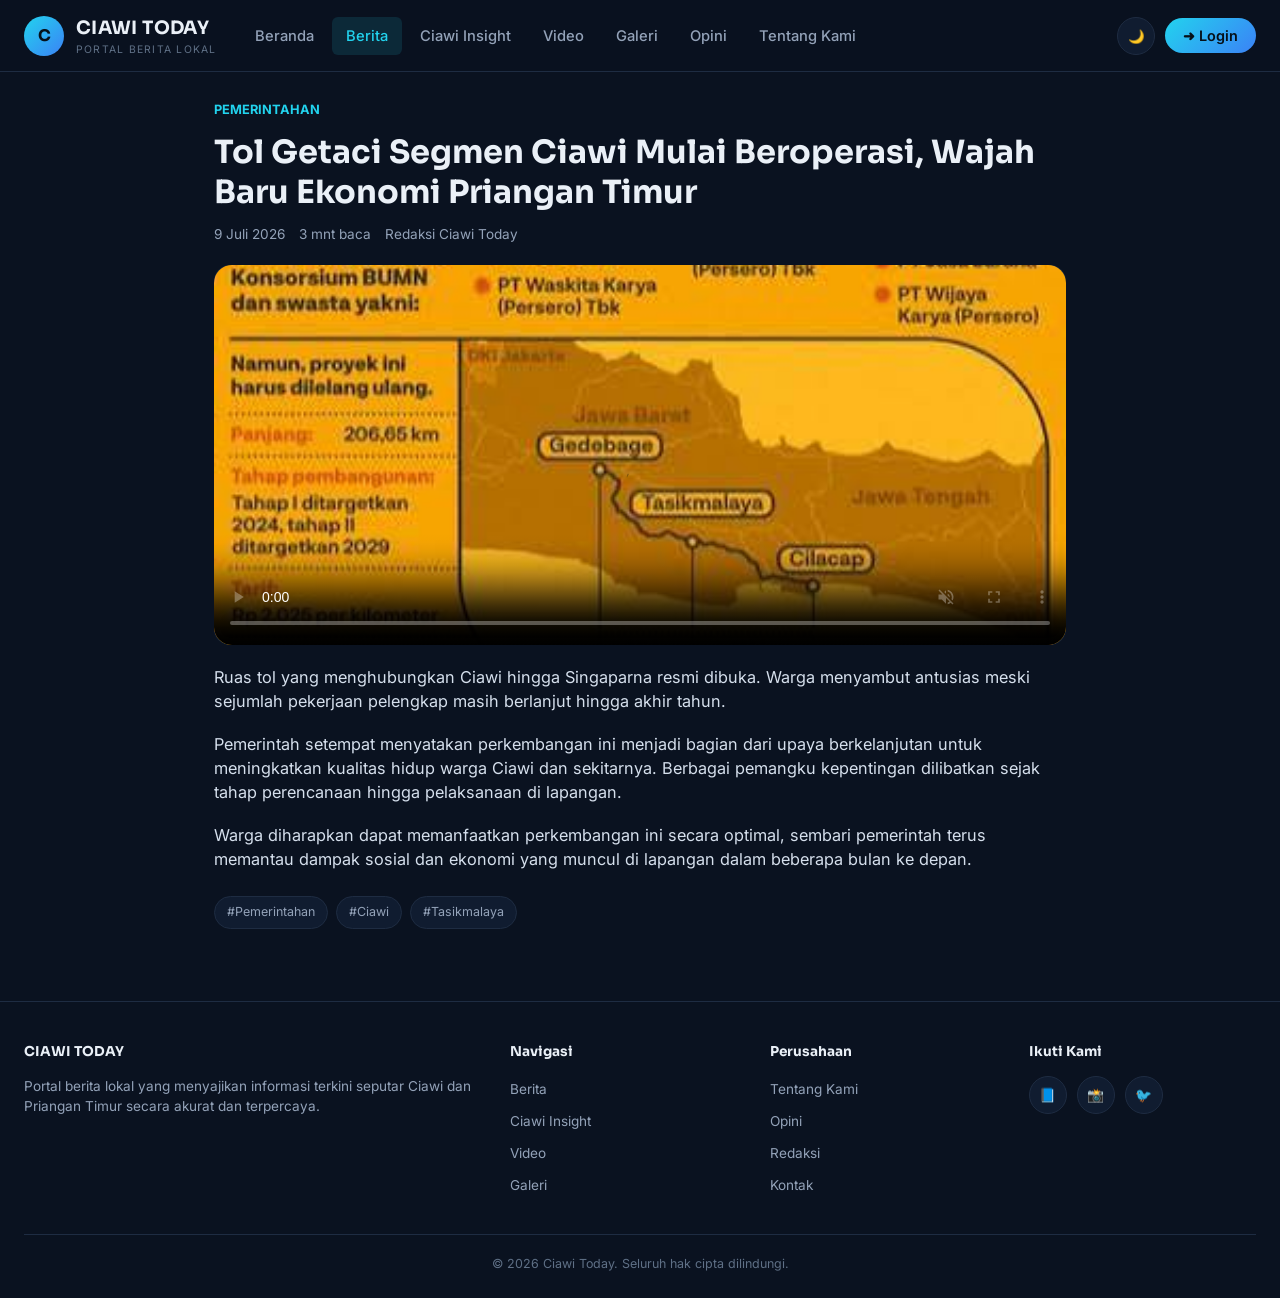
<file: detail-berita.html>
<!DOCTYPE html>
<html lang="id">
<head>
<meta charset="UTF-8">
<meta name="viewport" content="width=device-width, initial-scale=1.0">
<title>Detail Berita — Ciawi Today</title>
<link rel="preconnect" href="https://fonts.googleapis.com">
<link href="https://fonts.googleapis.com/css2?family=Sora:wght@600;700&family=Inter:wght@400;500;600&display=swap" rel="stylesheet">
<link rel="stylesheet" href="style.css">
</head>
<body>

<header class="navbar">
  <div class="navbar-inner">
    <a href="index.html" class="brand">
      <div class="brand-mark">C</div>
      <div class="brand-text">
        <div class="brand-title">CIAWI TODAY</div>
        <div class="brand-sub">PORTAL BERITA LOKAL</div>
      </div>
    </a>
    <nav class="nav-links">
      <a href="index.html">Beranda</a>
      <a href="berita.html" class="active">Berita</a>
      <a href="insight.html">Ciawi Insight</a>
      <a href="video.html">Video</a>
      <a href="galeri.html">Galeri</a>
      <a href="opini.html">Opini</a>
      <a href="tentang.html">Tentang Kami</a>
    </nav>
    <div class="nav-actions">
      <button class="icon-btn" data-theme-toggle aria-label="Ganti tema">🌙</button>
      <button class="btn-login">➜ Login</button>
      <button class="nav-toggle" data-nav-toggle aria-label="Menu">☰</button>
    </div>
  </div>
</header>

<div class="page-layout single-col">
  <main data-article>
    <article class="article-header">
      <span class="cat" data-a-cat>Kategori</span>
      <h1 data-a-title>Memuat judul berita...</h1>
      <div class="meta">
        <span data-a-date>—</span>
        <span data-a-read>—</span>
        <span>Redaksi Ciawi Today</span>
      </div>
    </article>

    <div class="article-cover" data-a-cover></div>

    <div class="article-body" data-a-body></div>

    <div class="tag-row" data-a-tags></div>
  </main>
</div>

<footer class="footer">
  <div class="footer-inner">
    <div class="footer-col">
      <h4>CIAWI TODAY</h4>
      <p>Portal berita lokal yang menyajikan informasi terkini seputar Ciawi dan Priangan Timur secara akurat dan terpercaya.</p>
    </div>
    <div class="footer-col">
      <h4>Navigasi</h4>
      <ul>
        <li><a href="berita.html">Berita</a></li>
        <li><a href="insight.html">Ciawi Insight</a></li>
        <li><a href="video.html">Video</a></li>
        <li><a href="galeri.html">Galeri</a></li>
      </ul>
    </div>
    <div class="footer-col">
      <h4>Perusahaan</h4>
      <ul>
        <li><a href="tentang.html">Tentang Kami</a></li>
        <li><a href="opini.html">Opini</a></li>
        <li><a href="#">Redaksi</a></li>
        <li><a href="#">Kontak</a></li>
      </ul>
    </div>
    <div class="footer-col">
      <h4>Ikuti Kami</h4>
      <div class="social-row">
        <a href="#" class="icon-btn">📘</a>
        <a href="#" class="icon-btn">📸</a>
        <a href="#" class="icon-btn">🐦</a>
      </div>
    </div>
  </div>
  <div class="footer-bottom">© 2026 Ciawi Today. Seluruh hak cipta dilindungi.</div>
</footer>

<script src="script.js"></script>
</body>
</html>
</file>
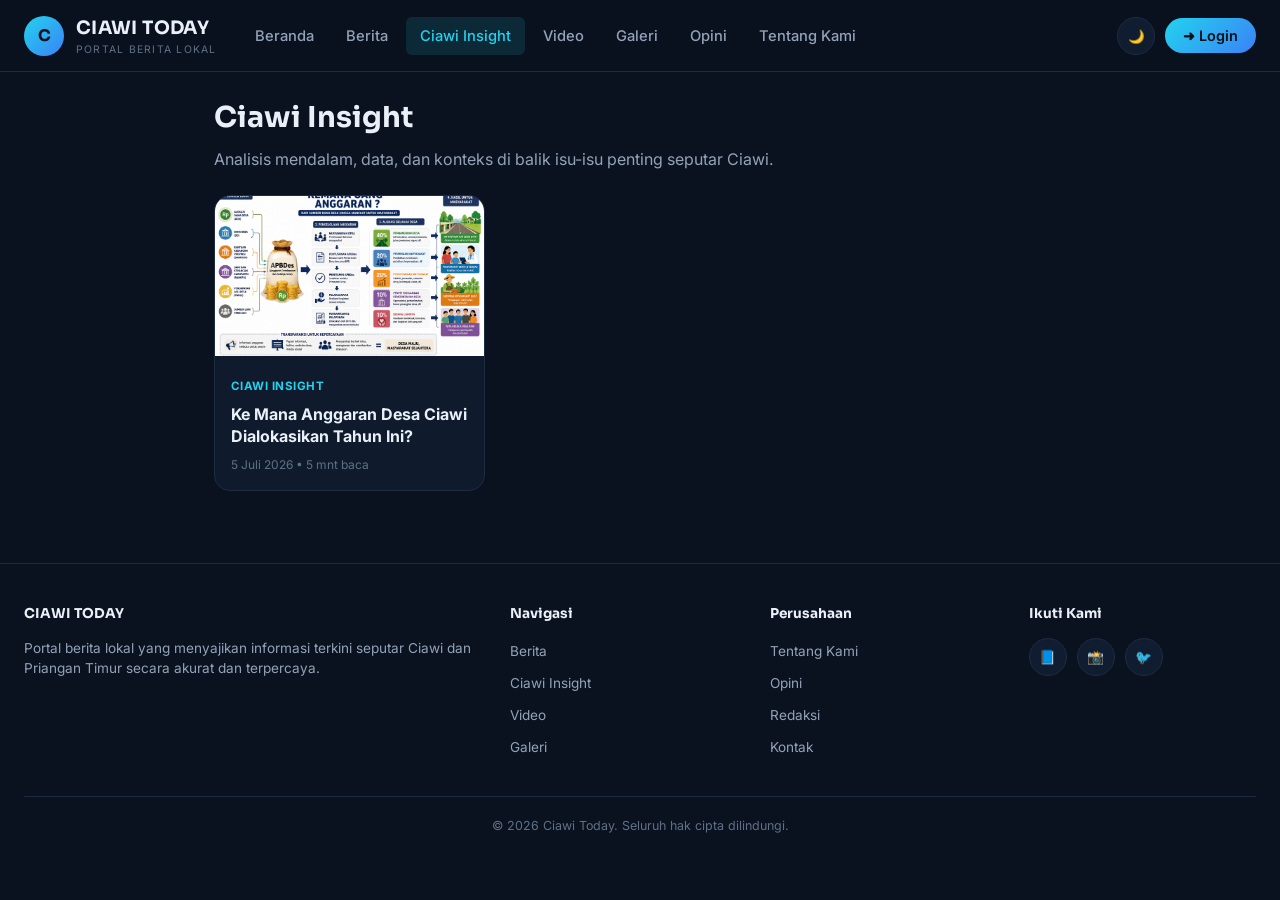
<file: insight.html>
<!DOCTYPE html>
<html lang="id">
<head>
<meta charset="UTF-8">
<meta name="viewport" content="width=device-width, initial-scale=1.0">
<title>Ciawi Insight — Ciawi Today</title>
<link rel="preconnect" href="https://fonts.googleapis.com">
<link href="https://fonts.googleapis.com/css2?family=Sora:wght@600;700&family=Inter:wght@400;500;600&display=swap" rel="stylesheet">
<link rel="stylesheet" href="style.css">
</head>
<body>

<header class="navbar">
  <div class="navbar-inner">
    <a href="index.html" class="brand">
      <div class="brand-mark">C</div>
      <div class="brand-text">
        <div class="brand-title">CIAWI TODAY</div>
        <div class="brand-sub">PORTAL BERITA LOKAL</div>
      </div>
    </a>
    <nav class="nav-links">
      <a href="index.html">Beranda</a>
      <a href="berita.html">Berita</a>
      <a href="insight.html" class="active">Ciawi Insight</a>
      <a href="video.html">Video</a>
      <a href="galeri.html">Galeri</a>
      <a href="opini.html">Opini</a>
      <a href="tentang.html">Tentang Kami</a>
    </nav>
    <div class="nav-actions">
      <button class="icon-btn" data-theme-toggle aria-label="Ganti tema">🌙</button>
      <button class="btn-login">➜ Login</button>
      <button class="nav-toggle" data-nav-toggle aria-label="Menu">☰</button>
    </div>
  </div>
</header>

<div class="page-layout single-col">
  <main>
    <h1 style="font-family:var(--font-display); font-size:1.8rem; margin-bottom:8px;">Ciawi Insight</h1>
    <p style="color:var(--text-muted); margin-bottom:24px;">Analisis mendalam, data, dan konteks di balik isu-isu penting seputar Ciawi.</p>
    <div class="news-grid" data-news-grid data-category="Ciawi Insight" data-limit="12"></div>
  </main>
</div>

<footer class="footer">
  <div class="footer-inner">
    <div class="footer-col">
      <h4>CIAWI TODAY</h4>
      <p>Portal berita lokal yang menyajikan informasi terkini seputar Ciawi dan Priangan Timur secara akurat dan terpercaya.</p>
    </div>
    <div class="footer-col">
      <h4>Navigasi</h4>
      <ul>
        <li><a href="berita.html">Berita</a></li>
        <li><a href="insight.html">Ciawi Insight</a></li>
        <li><a href="video.html">Video</a></li>
        <li><a href="galeri.html">Galeri</a></li>
      </ul>
    </div>
    <div class="footer-col">
      <h4>Perusahaan</h4>
      <ul>
        <li><a href="tentang.html">Tentang Kami</a></li>
        <li><a href="opini.html">Opini</a></li>
        <li><a href="#">Redaksi</a></li>
        <li><a href="#">Kontak</a></li>
      </ul>
    </div>
    <div class="footer-col">
      <h4>Ikuti Kami</h4>
      <div class="social-row">
        <a href="#" class="icon-btn">📘</a>
        <a href="#" class="icon-btn">📸</a>
        <a href="#" class="icon-btn">🐦</a>
      </div>
    </div>
  </div>
  <div class="footer-bottom">© 2026 Ciawi Today. Seluruh hak cipta dilindungi.</div>
</footer>

<script src="script.js"></script>
</body>
</html>
</file>
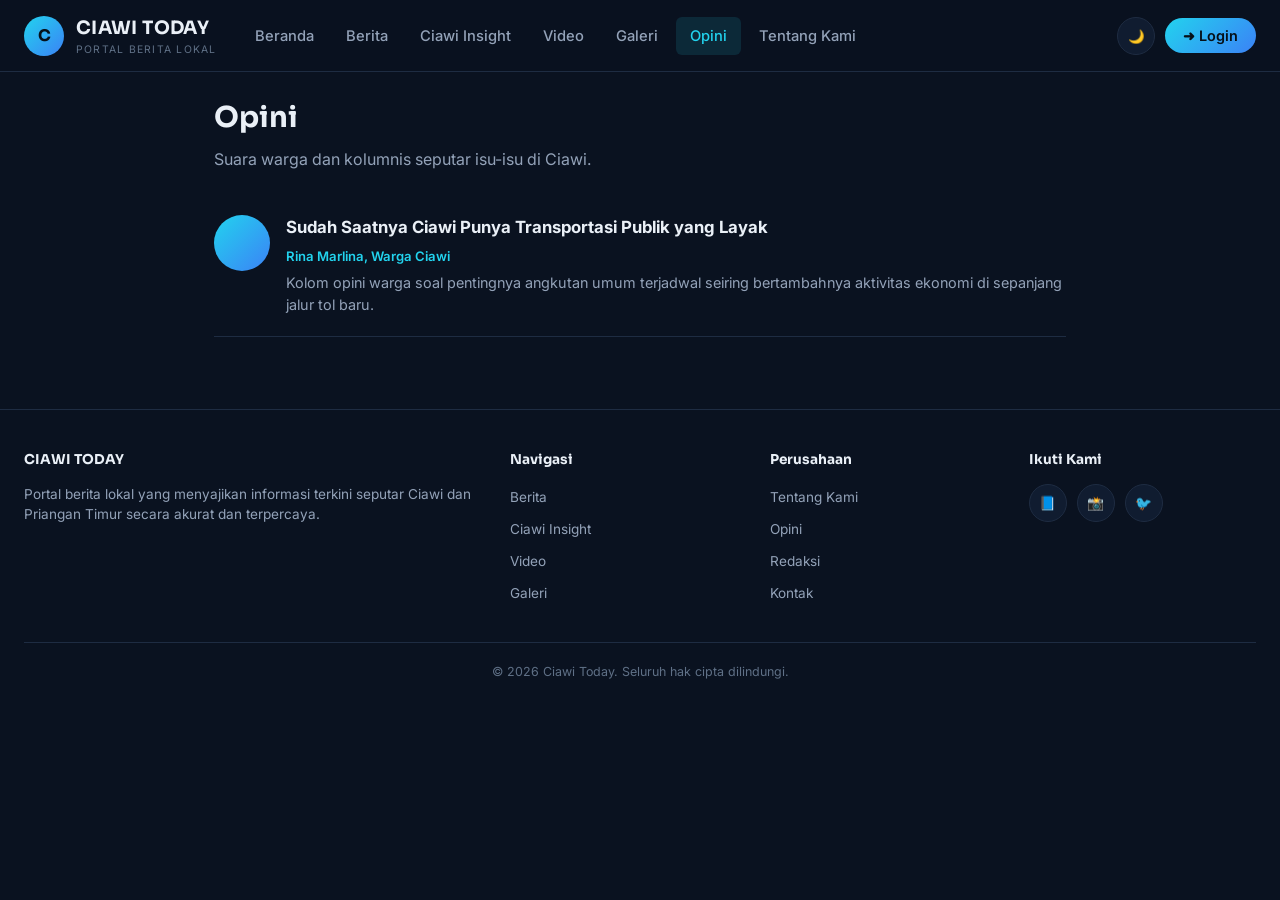
<file: opini.html>
<!DOCTYPE html>
<html lang="id">
<head>
<meta charset="UTF-8">
<meta name="viewport" content="width=device-width, initial-scale=1.0">
<title>Opini — Ciawi Today</title>
<link rel="preconnect" href="https://fonts.googleapis.com">
<link href="https://fonts.googleapis.com/css2?family=Sora:wght@600;700&family=Inter:wght@400;500;600&display=swap" rel="stylesheet">
<link rel="stylesheet" href="style.css">
</head>
<body>

<header class="navbar">
  <div class="navbar-inner">
    <a href="index.html" class="brand">
      <div class="brand-mark">C</div>
      <div class="brand-text">
        <div class="brand-title">CIAWI TODAY</div>
        <div class="brand-sub">PORTAL BERITA LOKAL</div>
      </div>
    </a>
    <nav class="nav-links">
      <a href="index.html">Beranda</a>
      <a href="berita.html">Berita</a>
      <a href="insight.html">Ciawi Insight</a>
      <a href="video.html">Video</a>
      <a href="galeri.html">Galeri</a>
      <a href="opini.html" class="active">Opini</a>
      <a href="tentang.html">Tentang Kami</a>
    </nav>
    <div class="nav-actions">
      <button class="icon-btn" data-theme-toggle aria-label="Ganti tema">🌙</button>
      <button class="btn-login">➜ Login</button>
      <button class="nav-toggle" data-nav-toggle aria-label="Menu">☰</button>
    </div>
  </div>
</header>

<div class="page-layout single-col">
  <main>
    <h1 style="font-family:var(--font-display); font-size:1.8rem; margin-bottom:8px;">Opini</h1>
    <p style="color:var(--text-muted); margin-bottom:24px;">Suara warga dan kolumnis seputar isu-isu di Ciawi.</p>
    <div data-opini-list></div>
  </main>
</div>

<footer class="footer">
  <div class="footer-inner">
    <div class="footer-col">
      <h4>CIAWI TODAY</h4>
      <p>Portal berita lokal yang menyajikan informasi terkini seputar Ciawi dan Priangan Timur secara akurat dan terpercaya.</p>
    </div>
    <div class="footer-col">
      <h4>Navigasi</h4>
      <ul>
        <li><a href="berita.html">Berita</a></li>
        <li><a href="insight.html">Ciawi Insight</a></li>
        <li><a href="video.html">Video</a></li>
        <li><a href="galeri.html">Galeri</a></li>
      </ul>
    </div>
    <div class="footer-col">
      <h4>Perusahaan</h4>
      <ul>
        <li><a href="tentang.html">Tentang Kami</a></li>
        <li><a href="opini.html">Opini</a></li>
        <li><a href="#">Redaksi</a></li>
        <li><a href="#">Kontak</a></li>
      </ul>
    </div>
    <div class="footer-col">
      <h4>Ikuti Kami</h4>
      <div class="social-row">
        <a href="#" class="icon-btn">📘</a>
        <a href="#" class="icon-btn">📸</a>
        <a href="#" class="icon-btn">🐦</a>
      </div>
    </div>
  </div>
  <div class="footer-bottom">© 2026 Ciawi Today. Seluruh hak cipta dilindungi.</div>
</footer>

<script src="script.js"></script>
</body>
</html>
</file>
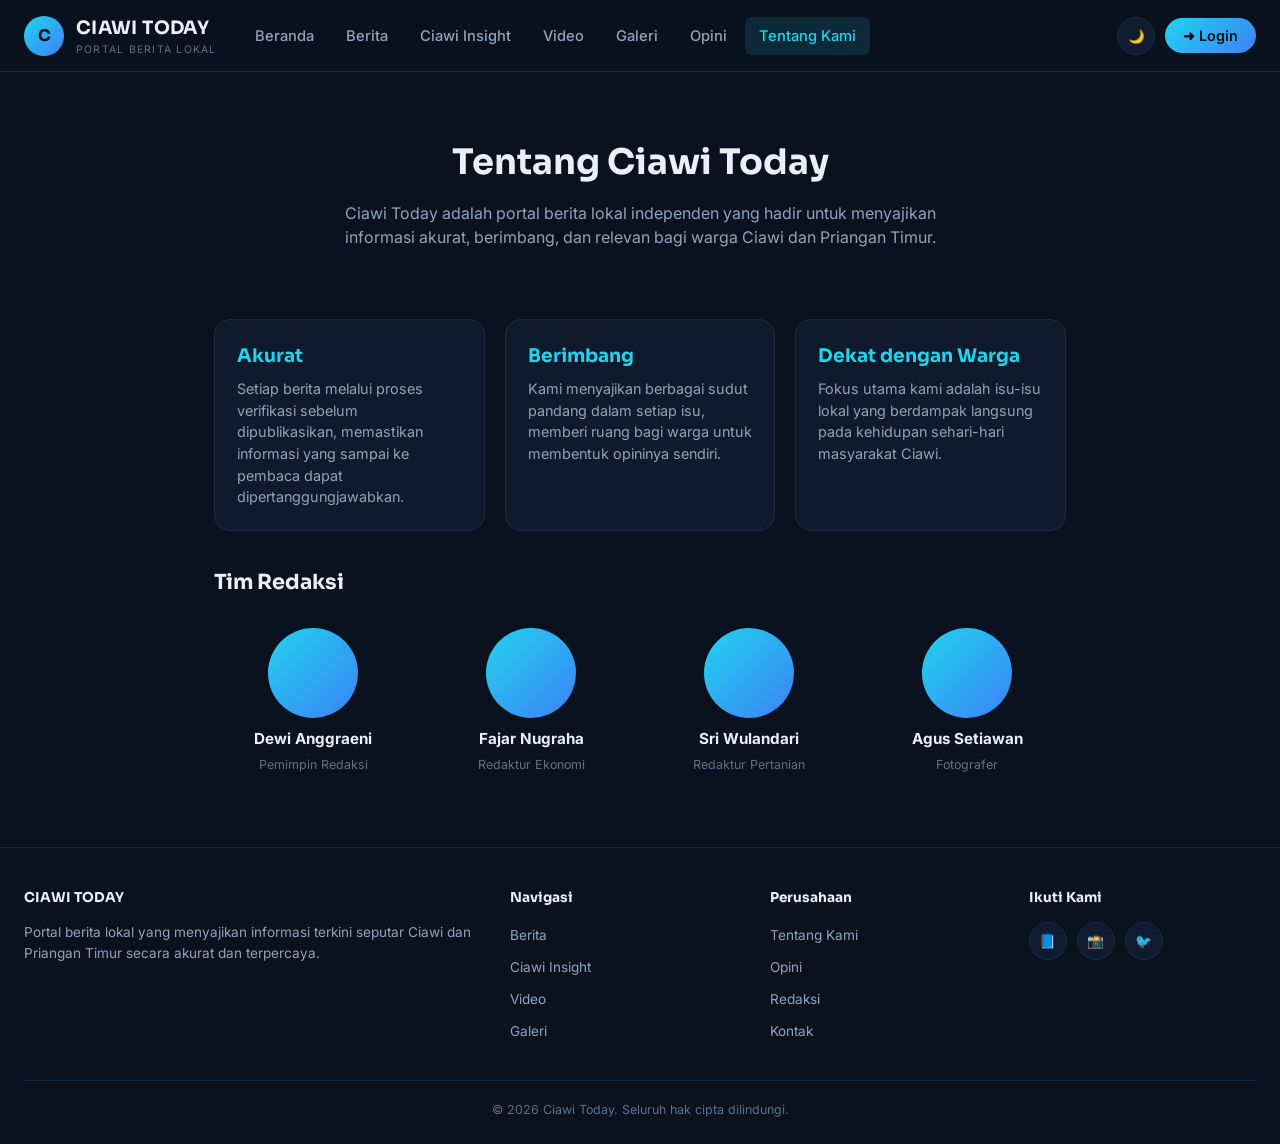
<file: tentang.html>
<!DOCTYPE html>
<html lang="id">
<head>
<meta charset="UTF-8">
<meta name="viewport" content="width=device-width, initial-scale=1.0">
<title>Tentang Kami — Ciawi Today</title>
<link rel="preconnect" href="https://fonts.googleapis.com">
<link href="https://fonts.googleapis.com/css2?family=Sora:wght@600;700&family=Inter:wght@400;500;600&display=swap" rel="stylesheet">
<link rel="stylesheet" href="style.css">
</head>
<body>

<header class="navbar">
  <div class="navbar-inner">
    <a href="index.html" class="brand">
      <div class="brand-mark">C</div>
      <div class="brand-text">
        <div class="brand-title">CIAWI TODAY</div>
        <div class="brand-sub">PORTAL BERITA LOKAL</div>
      </div>
    </a>
    <nav class="nav-links">
      <a href="index.html">Beranda</a>
      <a href="berita.html">Berita</a>
      <a href="insight.html">Ciawi Insight</a>
      <a href="video.html">Video</a>
      <a href="galeri.html">Galeri</a>
      <a href="opini.html">Opini</a>
      <a href="tentang.html" class="active">Tentang Kami</a>
    </nav>
    <div class="nav-actions">
      <button class="icon-btn" data-theme-toggle aria-label="Ganti tema">🌙</button>
      <button class="btn-login">➜ Login</button>
      <button class="nav-toggle" data-nav-toggle aria-label="Menu">☰</button>
    </div>
  </div>
</header>

<div class="page-layout single-col">
  <main>
    <div class="about-hero">
      <h1>Tentang Ciawi Today</h1>
      <p>Ciawi Today adalah portal berita lokal independen yang hadir untuk menyajikan informasi akurat, berimbang, dan relevan bagi warga Ciawi dan Priangan Timur.</p>
    </div>

    <div class="value-grid">
      <div class="value-card">
        <h3>Akurat</h3>
        <p>Setiap berita melalui proses verifikasi sebelum dipublikasikan, memastikan informasi yang sampai ke pembaca dapat dipertanggungjawabkan.</p>
      </div>
      <div class="value-card">
        <h3>Berimbang</h3>
        <p>Kami menyajikan berbagai sudut pandang dalam setiap isu, memberi ruang bagi warga untuk membentuk opininya sendiri.</p>
      </div>
      <div class="value-card">
        <h3>Dekat dengan Warga</h3>
        <p>Fokus utama kami adalah isu-isu lokal yang berdampak langsung pada kehidupan sehari-hari masyarakat Ciawi.</p>
      </div>
    </div>

    <div class="section-heading">
      <h2>Tim Redaksi</h2>
    </div>
    <div class="team-grid">
      <div class="team-card"><div class="avatar"></div><h4>Dewi Anggraeni</h4><span>Pemimpin Redaksi</span></div>
      <div class="team-card"><div class="avatar"></div><h4>Fajar Nugraha</h4><span>Redaktur Ekonomi</span></div>
      <div class="team-card"><div class="avatar"></div><h4>Sri Wulandari</h4><span>Redaktur Pertanian</span></div>
      <div class="team-card"><div class="avatar"></div><h4>Agus Setiawan</h4><span>Fotografer</span></div>
    </div>
  </main>
</div>

<footer class="footer">
  <div class="footer-inner">
    <div class="footer-col">
      <h4>CIAWI TODAY</h4>
      <p>Portal berita lokal yang menyajikan informasi terkini seputar Ciawi dan Priangan Timur secara akurat dan terpercaya.</p>
    </div>
    <div class="footer-col">
      <h4>Navigasi</h4>
      <ul>
        <li><a href="berita.html">Berita</a></li>
        <li><a href="insight.html">Ciawi Insight</a></li>
        <li><a href="video.html">Video</a></li>
        <li><a href="galeri.html">Galeri</a></li>
      </ul>
    </div>
    <div class="footer-col">
      <h4>Perusahaan</h4>
      <ul>
        <li><a href="tentang.html">Tentang Kami</a></li>
        <li><a href="opini.html">Opini</a></li>
        <li><a href="#">Redaksi</a></li>
        <li><a href="#">Kontak</a></li>
      </ul>
    </div>
    <div class="footer-col">
      <h4>Ikuti Kami</h4>
      <div class="social-row">
        <a href="#" class="icon-btn">📘</a>
        <a href="#" class="icon-btn">📸</a>
        <a href="#" class="icon-btn">🐦</a>
      </div>
    </div>
  </div>
  <div class="footer-bottom">© 2026 Ciawi Today. Seluruh hak cipta dilindungi.</div>
</footer>

<script src="script.js"></script>
</body>
</html>
</file>
<file: style.css>
/* ==========================================================================
   CIAWI TODAY — Portal Berita Lokal
   style.css — stylesheet utama
   ========================================================================== */

:root {
  --bg: #0a1220;
  --bg-elevated: #101c30;
  --bg-card: #0f1b2d;
  --border: #1e2c42;
  --text: #eaf0f7;
  --text-muted: #93a2b8;
  --text-dim: #5f7086;
  --accent: #22d3ee;
  --accent-2: #3b82f6;
  --accent-soft: rgba(34, 211, 238, 0.12);
  --gradient-hero: linear-gradient(180deg, rgba(10,18,32,0.15) 0%, rgba(10,18,32,0.85) 75%, #0a1220 100%);
  --radius-lg: 16px;
  --radius-md: 10px;
  --radius-sm: 6px;
  --font-display: 'Sora', 'Segoe UI', sans-serif;
  --font-body: 'Inter', 'Segoe UI', sans-serif;
  --shadow-card: 0 8px 24px rgba(0,0,0,0.35);
}

* { box-sizing: border-box; margin: 0; padding: 0; }

html { scroll-behavior: smooth; }

body {
  background: var(--bg);
  color: var(--text);
  font-family: var(--font-body);
  line-height: 1.5;
  min-height: 100vh;
}

img { max-width: 100%; display: block; }
a { color: inherit; text-decoration: none; }
ul { list-style: none; }
button { font-family: inherit; cursor: pointer; }

.container {
  max-width: 1320px;
  margin: 0 auto;
  padding: 0 24px;
}

/* ---------- Topbar / Navbar ---------- */
.navbar {
  position: sticky;
  top: 0;
  z-index: 100;
  background: rgba(10, 18, 32, 0.92);
  backdrop-filter: blur(10px);
  border-bottom: 1px solid var(--border);
}

.navbar-inner {
  display: flex;
  align-items: center;
  justify-content: space-between;
  gap: 24px;
  padding: 14px 24px;
  max-width: 1320px;
  margin: 0 auto;
}

.brand {
  display: flex;
  align-items: center;
  gap: 12px;
}

.brand-mark {
  width: 40px;
  height: 40px;
  border-radius: 50%;
  background: linear-gradient(135deg, var(--accent), var(--accent-2));
  display: flex;
  align-items: center;
  justify-content: center;
  font-family: var(--font-display);
  font-weight: 700;
  color: #061018;
  flex-shrink: 0;
}

.brand-text .brand-title {
  font-family: var(--font-display);
  font-weight: 700;
  font-size: 1.15rem;
  letter-spacing: 0.02em;
}

.brand-text .brand-sub {
  font-size: 0.65rem;
  color: var(--text-dim);
  letter-spacing: 0.12em;
}

.nav-links {
  display: flex;
  align-items: center;
  gap: 4px;
  flex: 1;
}

.nav-links a {
  padding: 8px 14px;
  border-radius: var(--radius-sm);
  color: var(--text-muted);
  font-size: 0.92rem;
  font-weight: 500;
  transition: color 0.15s, background 0.15s;
  position: relative;
}

.nav-links a:hover { color: var(--text); background: var(--bg-elevated); }

.nav-links a.active {
  color: var(--accent);
  background: var(--accent-soft);
}

.nav-actions { display: flex; align-items: center; gap: 10px; }

.icon-btn {
  width: 38px;
  height: 38px;
  border-radius: 50%;
  border: 1px solid var(--border);
  background: var(--bg-elevated);
  color: var(--text-muted);
  display: flex;
  align-items: center;
  justify-content: center;
  transition: border-color 0.15s, color 0.15s;
}

.icon-btn:hover { color: var(--accent); border-color: var(--accent); }

.btn-login {
  display: inline-flex;
  align-items: center;
  gap: 6px;
  background: linear-gradient(135deg, var(--accent), var(--accent-2));
  color: #061018;
  font-weight: 600;
  font-size: 0.9rem;
  padding: 9px 18px;
  border-radius: 999px;
  border: none;
}

.nav-toggle {
  display: none;
  background: none;
  border: none;
  color: var(--text);
  font-size: 1.4rem;
}

/* ---------- Layout: main grid ---------- */
.page-layout {
  display: grid;
  grid-template-columns: 260px 1fr 320px;
  gap: 24px;
  padding: 24px;
  max-width: 1320px;
  margin: 0 auto;
  align-items: start;
}

.page-layout.no-sidebar-left { grid-template-columns: 1fr 320px; }
.page-layout.single-col { grid-template-columns: 1fr; max-width: 900px; }

/* ---------- Left Sidebar ---------- */
.side-panel {
  background: var(--bg-card);
  border: 1px solid var(--border);
  border-radius: var(--radius-lg);
  padding: 18px;
}

.side-panel + .side-panel { margin-top: 20px; }

.side-panel h3 {
  font-family: var(--font-display);
  font-size: 0.72rem;
  letter-spacing: 0.14em;
  color: var(--text-dim);
  margin-bottom: 14px;
  text-transform: uppercase;
}

.menu-list a {
  display: flex;
  align-items: center;
  gap: 10px;
  padding: 10px 12px;
  border-radius: var(--radius-sm);
  color: var(--text-muted);
  font-size: 0.94rem;
  margin-bottom: 2px;
}

.menu-list a:hover { background: var(--bg-elevated); color: var(--text); }
.menu-list a.active { background: var(--accent-soft); color: var(--accent); font-weight: 600; }
.menu-list .dot { width: 6px; height: 6px; border-radius: 50%; background: var(--accent); margin-left: auto; }

.weather-widget .loc {
  display: flex; align-items: center; gap: 6px;
  color: var(--text-muted); font-size: 0.85rem; margin-bottom: 10px;
}

.weather-main { display: flex; align-items: center; gap: 12px; }
.weather-main .temp { font-family: var(--font-display); font-size: 2.4rem; font-weight: 700; }
.weather-main .cond { font-size: 0.85rem; color: var(--text-muted); }
.weather-detail { display: flex; gap: 16px; margin-top: 10px; font-size: 0.78rem; color: var(--text-dim); }

.social-row { display: flex; gap: 10px; }

/* ---------- Hero / headline ---------- */
.hero {
  position: relative;
  border-radius: var(--radius-lg);
  overflow: hidden;
  min-height: 480px;
  display: flex;
  align-items: flex-end;
  background: linear-gradient(135deg, #0d2440 0%, #071322 60%);
  border: 1px solid var(--border);
}

.hero-bg {
  position: absolute;
  inset: 0;
  background-size: cover;
  background-position: center;
  opacity: 0.55;
}

.hero::after {
  content: "";
  position: absolute;
  inset: 0;
  background: var(--gradient-hero);
}

.hero-content {
  position: relative;
  z-index: 2;
  padding: 32px 36px;
  max-width: 720px;
}

.badge-row { display: flex; align-items: center; gap: 10px; margin-bottom: 16px; }

.badge-headline {
  background: var(--accent);
  color: #061018;
  font-weight: 700;
  font-size: 0.72rem;
  letter-spacing: 0.08em;
  padding: 5px 12px;
  border-radius: 4px;
}

.meta-inline { color: var(--text-muted); font-size: 0.82rem; }

.hero-title {
  font-family: var(--font-display);
  font-size: 2.6rem;
  font-weight: 700;
  line-height: 1.15;
  margin-bottom: 16px;
}

.hero-title .highlight { color: var(--accent); }

.hero-desc {
  color: var(--text-muted);
  font-size: 1rem;
  max-width: 600px;
  margin-bottom: 22px;
}

.hero-actions { display: flex; gap: 12px; }

.btn-primary {
  background: linear-gradient(135deg, var(--accent), var(--accent-2));
  color: #061018;
  font-weight: 600;
  padding: 12px 22px;
  border-radius: 999px;
  border: none;
  display: inline-flex;
  align-items: center;
  gap: 8px;
}

.btn-secondary {
  background: rgba(255,255,255,0.06);
  border: 1px solid var(--border);
  color: var(--text);
  font-weight: 600;
  padding: 12px 22px;
  border-radius: 999px;
  display: inline-flex;
  align-items: center;
  gap: 8px;
}

.hero-dots {
  position: absolute;
  top: 20px;
  right: 24px;
  z-index: 2;
  display: flex;
  gap: 6px;
}

.hero-dots span { width: 22px; height: 4px; border-radius: 2px; background: rgba(255,255,255,0.3); }
.hero-dots span.active { background: var(--accent); }

/* ---------- Right sidebar: news list tabs ---------- */
.tabs { display: flex; gap: 4px; margin-bottom: 16px; }

.tab-btn {
  flex: 1;
  padding: 9px 10px;
  border-radius: var(--radius-sm);
  border: 1px solid var(--border);
  background: var(--bg-elevated);
  color: var(--text-muted);
  font-size: 0.82rem;
  font-weight: 600;
  text-align: center;
}

.tab-btn.active { background: var(--accent-soft); color: var(--accent); border-color: var(--accent); }

.news-list-item { display: flex; gap: 12px; padding: 12px 0; border-bottom: 1px solid var(--border); }
.news-list-item:last-child { border-bottom: none; padding-bottom: 0; }
.news-list-item .idx { font-family: var(--font-display); font-weight: 700; color: var(--accent); font-size: 0.85rem; width: 24px; flex-shrink: 0; }
.news-list-item h4 { font-size: 0.9rem; font-weight: 600; margin-bottom: 4px; }
.news-list-item .meta { font-size: 0.72rem; color: var(--text-dim); }

.ad-slot {
  border: 1px dashed var(--border);
  border-radius: var(--radius-lg);
  min-height: 220px;
  display: flex;
  align-items: center;
  justify-content: center;
  color: var(--text-dim);
  font-size: 0.85rem;
}

/* ---------- News grid / cards (berita, kategori) ---------- */
.section-heading {
  display: flex;
  align-items: center;
  justify-content: space-between;
  margin: 36px 0 18px;
}

.section-heading h2 {
  font-family: var(--font-display);
  font-size: 1.3rem;
}

.section-heading a { color: var(--accent); font-size: 0.85rem; font-weight: 600; }

.news-grid {
  display: grid;
  grid-template-columns: repeat(auto-fill, minmax(260px, 1fr));
  gap: 20px;
}

.news-card {
  background: var(--bg-card);
  border: 1px solid var(--border);
  border-radius: var(--radius-lg);
  overflow: hidden;
  transition: transform 0.15s, border-color 0.15s;
}

.news-card:hover { transform: translateY(-3px); border-color: var(--accent); }

.news-card .thumb {
  height: 160px;
  background-size: cover;
  background-position: center;
  background-color: #16263e;
}

.news-card .body { padding: 16px; }
.news-card .cat { color: var(--accent); font-size: 0.72rem; font-weight: 700; letter-spacing: 0.04em; text-transform: uppercase; }
.news-card h3 { font-size: 1rem; margin: 8px 0; line-height: 1.35; }
.news-card .meta { font-size: 0.75rem; color: var(--text-dim); }

/* ---------- Filter bar (berita.html) ---------- */
.filter-bar { display: flex; gap: 10px; flex-wrap: wrap; margin-bottom: 20px; }
.filter-chip {
  padding: 7px 16px;
  border-radius: 999px;
  border: 1px solid var(--border);
  background: var(--bg-elevated);
  color: var(--text-muted);
  font-size: 0.82rem;
}
.filter-chip.active { background: var(--accent); color: #061018; border-color: var(--accent); font-weight: 600; }

.search-bar {
  display: flex;
  align-items: center;
  gap: 10px;
  background: var(--bg-elevated);
  border: 1px solid var(--border);
  border-radius: var(--radius-md);
  padding: 10px 14px;
  margin-bottom: 24px;
}

.search-bar input {
  flex: 1;
  background: none;
  border: none;
  color: var(--text);
  font-size: 0.92rem;
  outline: none;
}

.search-bar input::placeholder { color: var(--text-dim); }

/* ---------- Article detail ---------- */
.article-header .cat { color: var(--accent); font-weight: 700; font-size: 0.8rem; text-transform: uppercase; }
.article-header h1 { font-family: var(--font-display); font-size: 2rem; line-height: 1.25; margin: 12px 0; }
.article-header .meta { color: var(--text-muted); font-size: 0.85rem; display: flex; gap: 14px; flex-wrap: wrap; }

.article-cover {
  width: 100%;
  height: 380px;
  border-radius: var(--radius-lg);
  background-size: cover;
  background-position: center;
  margin: 20px 0;
  background-color: #16263e;
}

.article-body { font-size: 1.02rem; color: #d5dfec; }
.article-body p { margin-bottom: 18px; }
.article-body h2 { font-family: var(--font-display); font-size: 1.3rem; margin: 28px 0 12px; }

.tag-row { display: flex; gap: 8px; flex-wrap: wrap; margin-top: 24px; }
.tag { padding: 6px 12px; border-radius: 999px; background: var(--bg-elevated); border: 1px solid var(--border); font-size: 0.78rem; color: var(--text-muted); }

/* ---------- Video / Galeri grids ---------- */
.video-card .thumb { position: relative; }
.video-card .play-btn {
  position: absolute; inset: 0; margin: auto; width: 52px; height: 52px;
  background: rgba(10,18,32,0.7); border: 1px solid var(--accent);
  border-radius: 50%; display: flex; align-items: center; justify-content: center;
  color: var(--accent); font-size: 1.2rem;
}

.gallery-grid { display: grid; grid-template-columns: repeat(auto-fill, minmax(220px, 1fr)); gap: 14px; }
.gallery-grid .g-item { aspect-ratio: 4/3; border-radius: var(--radius-md); overflow: hidden; background: #16263e; background-size: cover; background-position: center; border: 1px solid var(--border); }

/* ---------- Opini list ---------- */
.opini-item { display: flex; gap: 16px; padding: 20px 0; border-bottom: 1px solid var(--border); }
.opini-item .avatar { width: 56px; height: 56px; border-radius: 50%; background: linear-gradient(135deg, var(--accent), var(--accent-2)); flex-shrink: 0; }
.opini-item h3 { font-size: 1.05rem; margin-bottom: 6px; }
.opini-item .author { color: var(--accent); font-size: 0.82rem; font-weight: 600; margin-bottom: 6px; }
.opini-item p { color: var(--text-muted); font-size: 0.9rem; }

/* ---------- Tentang kami ---------- */
.about-hero { text-align: center; padding: 40px 0; }
.about-hero h1 { font-family: var(--font-display); font-size: 2.2rem; margin-bottom: 12px; }
.about-hero p { color: var(--text-muted); max-width: 600px; margin: 0 auto; }
.value-grid { display: grid; grid-template-columns: repeat(auto-fit, minmax(220px, 1fr)); gap: 20px; margin-top: 30px; }
.value-card { background: var(--bg-card); border: 1px solid var(--border); border-radius: var(--radius-lg); padding: 22px; }
.value-card h3 { font-family: var(--font-display); margin-bottom: 8px; color: var(--accent); }
.value-card p { color: var(--text-muted); font-size: 0.9rem; }

.team-grid { display: grid; grid-template-columns: repeat(auto-fit, minmax(160px, 1fr)); gap: 20px; margin-top: 30px; }
.team-card { text-align: center; }
.team-card .avatar { width: 90px; height: 90px; border-radius: 50%; margin: 0 auto 10px; background: linear-gradient(135deg, var(--accent), var(--accent-2)); }
.team-card h4 { font-size: 0.95rem; }
.team-card span { font-size: 0.78rem; color: var(--text-dim); }

/* ---------- Footer ---------- */
.footer {
  border-top: 1px solid var(--border);
  margin-top: 48px;
  padding: 40px 24px 24px;
}

.footer-inner {
  max-width: 1320px;
  margin: 0 auto;
  display: grid;
  grid-template-columns: 2fr 1fr 1fr 1fr;
  gap: 32px;
}

.footer-col h4 { font-family: var(--font-display); font-size: 0.85rem; margin-bottom: 14px; color: var(--text); }
.footer-col p, .footer-col a { color: var(--text-muted); font-size: 0.85rem; }
.footer-col ul li { margin-bottom: 8px; }
.footer-col ul li a:hover { color: var(--accent); }

.footer-bottom {
  max-width: 1320px;
  margin: 30px auto 0;
  padding-top: 20px;
  border-top: 1px solid var(--border);
  text-align: center;
  color: var(--text-dim);
  font-size: 0.78rem;
}

/* ---------- Light mode override ---------- */
body.light {
  --bg: #f5f7fa;
  --bg-elevated: #ffffff;
  --bg-card: #ffffff;
  --border: #e2e8f0;
  --text: #101c30;
  --text-muted: #4b5c73;
  --text-dim: #8494a8;
  --accent-soft: rgba(34, 211, 238, 0.15);
}

/* ---------- Responsive ---------- */
@media (max-width: 1080px) {
  .page-layout { grid-template-columns: 1fr; }
  .page-layout > .side-panel-left,
  .page-layout > .side-panel-right { display: none; }
}

@media (max-width: 720px) {
  .nav-links { display: none; }
  .nav-toggle { display: block; }
  .hero-title { font-size: 1.8rem; }
  .footer-inner { grid-template-columns: 1fr 1fr; }
}

.article-cover video{
    width:100%;
    height:100%;
    display:block;
    object-fit:cover;
    border-radius:18px;
}

.article-cover{
    overflow:hidden;
}
</file>
